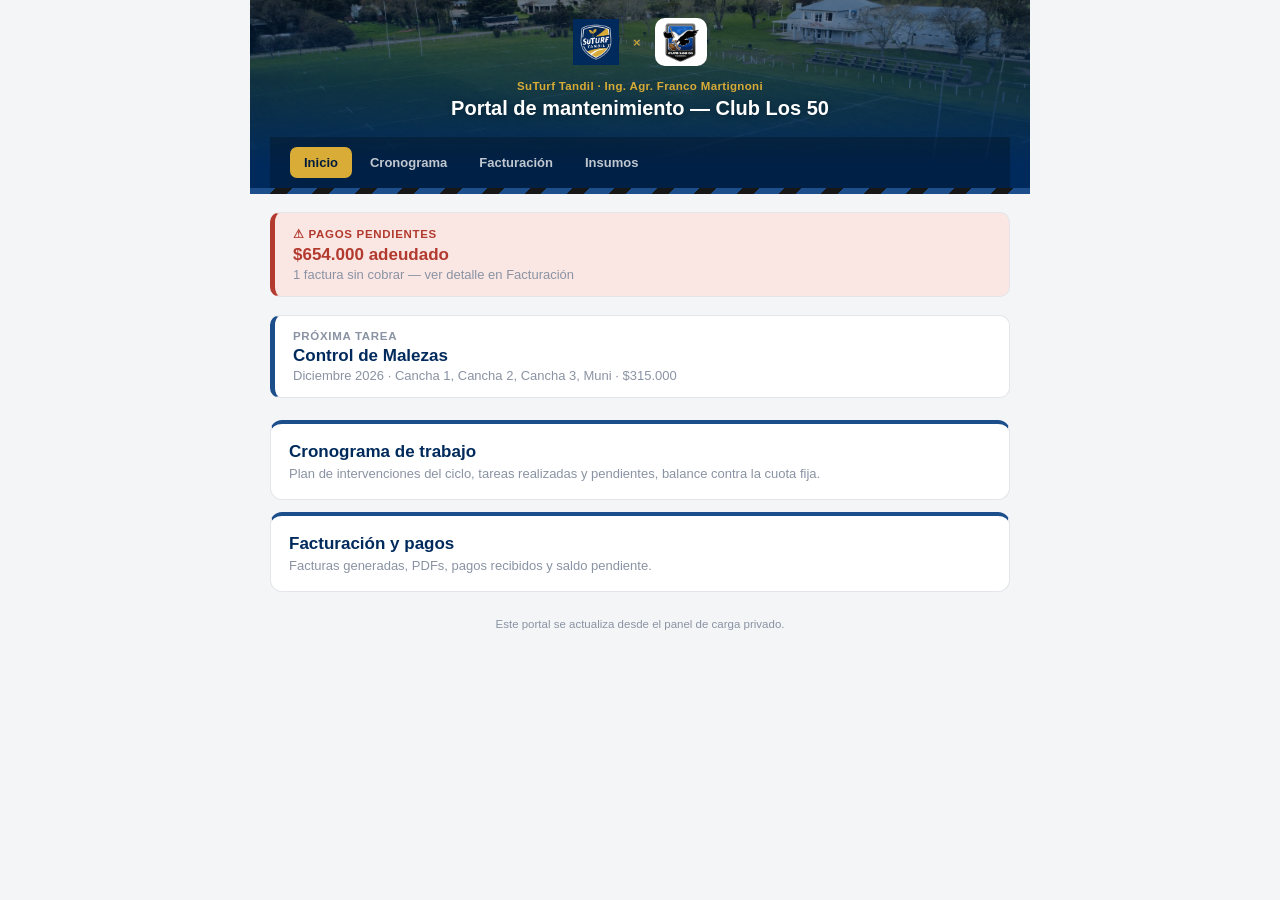
<file: index.html>
<!DOCTYPE html>
<html lang="es">
<head>
<meta charset="UTF-8">
<meta name="viewport" content="width=device-width, initial-scale=1.0">
<title>Portal SuTurf — Club Los 50</title>
<link rel="stylesheet" href="css/style.css">
</head>
<body>
<div class="wrap">
  <header class="site hero-bg">
    <div class="brand-row">
      <img src="assets/logo-suturf.png" alt="SuTurf Tandil">
      <span class="x">×</span>
      <div class="logo-chip"><img src="assets/logo-los50.png" alt="Club Los 50"></div>
    </div>
    <div class="header-titles">
      <div class="eyebrow">SuTurf Tandil · Ing. Agr. Franco Martignoni</div>
      <h1>Portal de mantenimiento — Club Los 50</h1>
    </div>
    <nav class="site">
      <a href="index.html" class="active">Inicio</a>
      <a href="cronograma.html">Cronograma</a>
      <a href="facturas.html">Facturación</a>
      <a href="insumos.html">Insumos</a>
    </nav>
  </header>
  <div class="indep-stripe"></div>
  <div id="debt-banner"></div>
  <div id="next-banner"></div>
  <div class="home-cards">
    <a class="home-card" href="cronograma.html">
      <h2>Cronograma de trabajo</h2>
      <p>Plan de intervenciones del ciclo, tareas realizadas y pendientes, balance contra la cuota fija.</p>
    </a>
    <a class="home-card" href="facturas.html">
      <h2>Facturación y pagos</h2>
      <p>Facturas generadas, PDFs, pagos recibidos y saldo pendiente.</p>
    </a>
  </div>
  <div class="footer-note">Este portal se actualiza desde el panel de carga privado.</div>
</div>
<script src="js/app.js"></script>
<script>
(async function () {
  try {
    const plan = await cargarJSON("data/plan.json");
    const facturas = await cargarJSON("data/facturas.json");

    const totalFacturado = facturas.reduce((s, f) => s + Number(f.monto || 0), 0);
    const totalCobrado = facturas.reduce((s, f) => s + Number(f.montoPagado || 0), 0);
    const saldo = totalFacturado - totalCobrado;
    const pendientes = facturas.filter(f => f.estado !== "pagada").length;

    if (saldo > 0) {
      document.getElementById("debt-banner").innerHTML = `
        <div class="next-banner" style="border-left-color:var(--rojo-alerta); background:var(--rojo-alerta-bg);">
          <div class="label" style="color:var(--rojo-alerta);">⚠ Pagos pendientes</div>
          <div class="tarea" style="color:var(--rojo-alerta);">${fmt(saldo)} adeudado</div>
          <div class="meta">${pendientes} factura${pendientes === 1 ? "" : "s"} sin cobrar — ver detalle en Facturación</div>
        </div>`;
    }

    const proxima = (plan.tareas || []).find(t => t.estado !== "realizado");
    if (proxima) {
      document.getElementById("next-banner").innerHTML = `
        <div class="next-banner">
          <div class="label">Próxima tarea</div>
          <div class="tarea">${proxima.tarea}</div>
          <div class="meta">${proxima.mes} ${proxima.anio} · ${proxima.zona} · ${fmt(proxima.valor)}</div>
        </div>`;
    }
  } catch (e) {
    console.error(e);
  }
})();
</script>
</body>
</html>
</file>
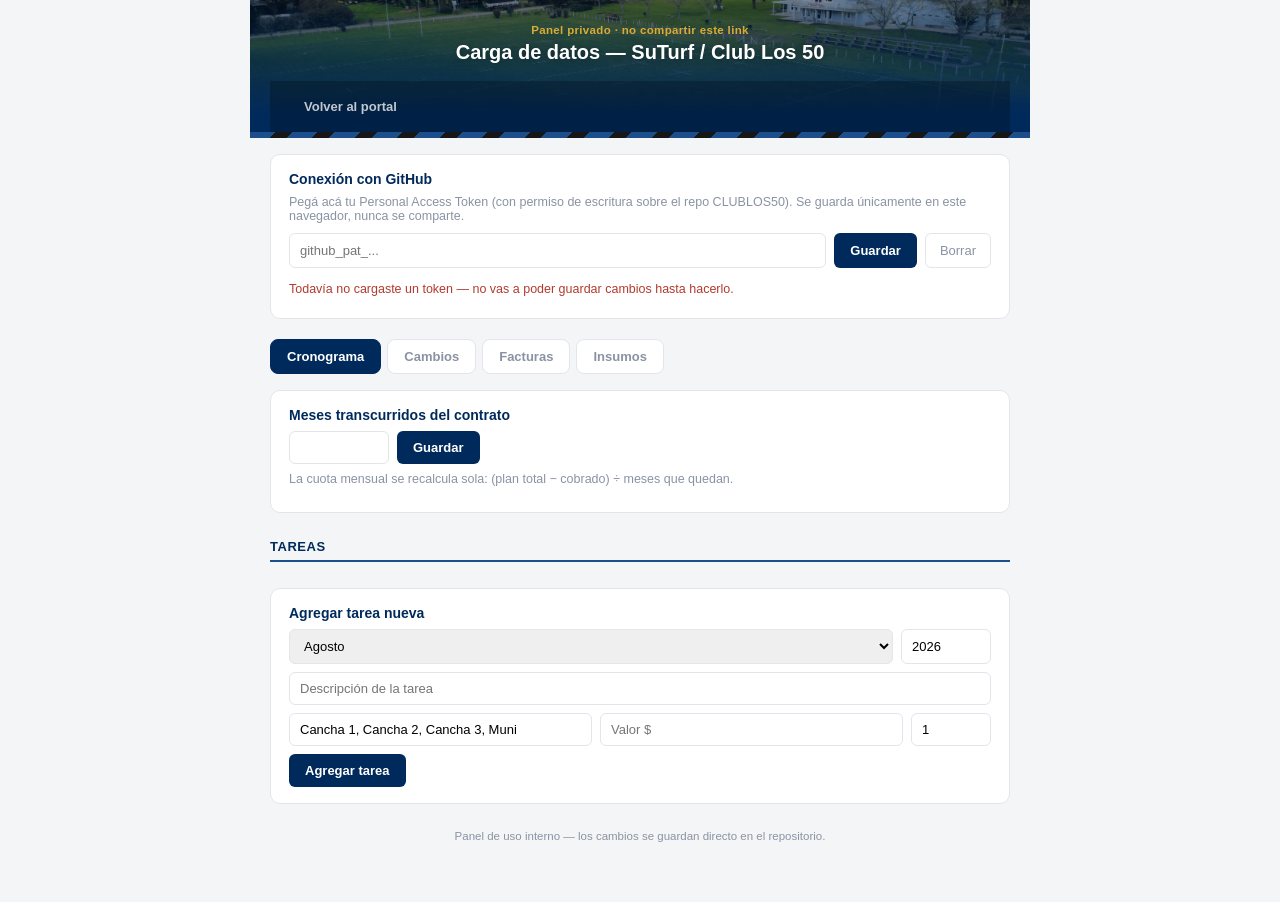
<file: admin.html>
<!DOCTYPE html>
<html lang="es">
<head>
<meta charset="UTF-8">
<meta name="viewport" content="width=device-width, initial-scale=1.0">
<title>Panel de carga — Portal SuTurf</title>
<link rel="stylesheet" href="css/style.css">
</head>
<body>
<div class="wrap">
  <header class="site hero-bg">
    <div class="header-titles" style="padding-top:6px;">
      <div class="eyebrow">Panel privado · no compartir este link</div>
      <h1>Carga de datos — SuTurf / Club Los 50</h1>
    </div>
    <nav class="site">
      <a href="index.html">Volver al portal</a>
    </nav>
  </header>
  <div class="indep-stripe"></div>

  <div class="admin-card" id="token-card">
    <h2>Conexión con GitHub</h2>
    <p class="admin-hint">Pegá acá tu Personal Access Token (con permiso de escritura sobre el repo CLUBLOS50). Se guarda únicamente en este navegador, nunca se comparte.</p>
    <div class="admin-row">
      <input type="password" id="token-input" placeholder="github_pat_..." autocomplete="off">
      <button class="btn-primary" id="save-token">Guardar</button>
      <button class="btn-ghost" id="clear-token">Borrar</button>
    </div>
    <div id="token-status" class="admin-status"></div>
  </div>

  <div class="admin-tabs">
    <button class="admin-tab active" data-tab="cronograma">Cronograma</button>
    <button class="admin-tab" data-tab="cambios">Cambios</button>
    <button class="admin-tab" data-tab="facturas">Facturas</button>
    <button class="admin-tab" data-tab="insumos">Insumos</button>
  </div>

  <div id="tab-cronograma" class="admin-panel">
    <div class="admin-card">
      <h2>Meses transcurridos del contrato</h2>
      <div class="admin-row">
        <input type="number" id="meses-input" min="1" max="12" style="max-width:100px">
        <button class="btn-primary" id="guardar-meses">Guardar</button>
      </div>
      <p class="admin-hint" style="margin-top:8px;">La cuota mensual se recalcula sola: (plan total − cobrado) ÷ meses que quedan.</p>
    </div>

    <div class="section-title">Tareas</div>
    <div id="tareas-list" class="admin-list"></div>

    <div class="admin-card">
      <h2>Agregar tarea nueva</h2>
      <div class="admin-row">
        <select id="t-mes">
          <option>Agosto</option><option>Septiembre</option><option>Octubre</option>
          <option>Noviembre</option><option>Diciembre</option><option>Enero</option>
          <option>Febrero</option><option>Marzo</option><option>Marzo/Abril</option>
          <option>Abril</option><option>Mayo</option><option>Junio</option><option>Julio</option>
        </select>
        <input type="number" id="t-anio" placeholder="Año" value="2026" style="max-width:90px">
      </div>
      <input id="t-tarea" placeholder="Descripción de la tarea">
      <div class="admin-row">
        <input id="t-zona" placeholder="Zona" value="Cancha 1, Cancha 2, Cancha 3, Muni">
        <input type="number" id="t-valor" placeholder="Valor $">
        <input type="number" id="t-interv" placeholder="Interv." value="1" style="max-width:80px">
      </div>
      <button class="btn-primary" id="add-tarea">Agregar tarea</button>
    </div>
  </div>

  <div id="tab-cambios" class="admin-panel" style="display:none">
    <div class="section-title">Cambios registrados</div>
    <div id="cambios-list" class="admin-list"></div>

    <div class="admin-card">
      <h2>Agregar cambio nuevo</h2>
      <div class="admin-row">
        <input type="month" id="c-fecha">
        <select id="c-tipo">
          <option value="adelanto">Adelanto</option>
          <option value="agregado">Tarea agregada</option>
          <option value="modificacion">Modificación</option>
        </select>
      </div>
      <input id="c-titulo" placeholder="Título corto (ej: Arenada adelantada a septiembre)">
      <textarea id="c-detalle" placeholder="Explicación para el presidente: qué cambió y por qué" rows="3" style="width:100%;border:1px solid var(--line);border-radius:6px;padding:8px 10px;font-size:13px;font-family:inherit;margin-bottom:8px;"></textarea>
      <input type="number" id="c-impacto" placeholder="Impacto en $ (opcional)">
      <button class="btn-primary" id="add-cambio">Agregar cambio</button>
    </div>
  </div>

  <div id="tab-facturas" class="admin-panel" style="display:none">
    <div class="section-title">Facturas cargadas</div>
    <div id="facturas-list" class="admin-list"></div>

    <div class="admin-card">
      <h2>Agregar factura nueva</h2>
      <div class="admin-row">
        <input id="f-numero" placeholder="N° factura">
        <input type="date" id="f-fecha">
      </div>
      <input id="f-concepto" placeholder="Concepto (ej: Cuota septiembre 2026)">
      <div class="admin-row">
        <input type="number" id="f-monto" placeholder="Monto $">
      </div>
      <input id="f-pdf" placeholder="Link de Drive al PDF (opcional, se puede sumar después)">
      <button class="btn-primary" id="add-factura">Agregar factura</button>
    </div>
  </div>

  <div id="tab-insumos" class="admin-panel" style="display:none">
    <div class="section-title">Insumos cargados</div>
    <div id="insumos-list" class="admin-list"></div>

    <div class="admin-card">
      <h2>Agregar insumo nuevo</h2>
      <div class="admin-row">
        <input type="date" id="i-fecha">
        <input type="number" id="i-valor" placeholder="Valor $">
      </div>
      <input id="i-producto" placeholder="Producto (ej: Fertilizante NPK)">
      <div class="admin-row">
        <input id="i-cantidad" placeholder="Cantidad (ej: 2 bolsas 25kg)">
        <input id="i-tarea" placeholder="Tarea relacionada (opcional)">
      </div>
      <input id="i-notas" placeholder="Notas (opcional)">
      <button class="btn-primary" id="add-insumo">Agregar insumo</button>
    </div>
  </div>

  <div class="footer-note">Panel de uso interno — los cambios se guardan directo en el repositorio.</div>
</div>

<script src="js/app.js"></script>
<script>
const OWNER = "Francomarti";
const REPO = "CLUBLOS50";
const BRANCH = "main";

function getToken() { return localStorage.getItem("gye_admin_token") || ""; }

function b64EncodeUnicode(str) {
  return btoa(encodeURIComponent(str).replace(/%([0-9A-F]{2})/g, (m, p1) => String.fromCharCode("0x" + p1)));
}
function b64DecodeUnicode(str) {
  return decodeURIComponent(atob(str).split("").map(c => "%" + ("00" + c.charCodeAt(0).toString(16)).slice(-2)).join(""));
}

async function ghGetFile(path) {
  const res = await fetch(`https://api.github.com/repos/${OWNER}/${REPO}/contents/${path}?ref=${BRANCH}`, {
    headers: { Authorization: `token ${getToken()}` }
  });
  if (!res.ok) throw new Error(`No se pudo leer ${path} (HTTP ${res.status})`);
  const data = await res.json();
  return { sha: data.sha, json: JSON.parse(b64DecodeUnicode(data.content)) };
}

async function ghPutFile(path, obj, sha, message) {
  const content = b64EncodeUnicode(JSON.stringify(obj, null, 2));
  const res = await fetch(`https://api.github.com/repos/${OWNER}/${REPO}/contents/${path}`, {
    method: "PUT",
    headers: { Authorization: `token ${getToken()}`, "Content-Type": "application/json" },
    body: JSON.stringify({ message, content, sha, branch: BRANCH })
  });
  if (!res.ok) {
    const err = await res.json().catch(() => ({}));
    throw new Error(err.message || `Error al guardar ${path} (HTTP ${res.status})`);
  }
  return res.json();
}

// ---------- Token UI ----------
const tokenInput = document.getElementById("token-input");
const tokenStatus = document.getElementById("token-status");

function refreshTokenStatus() {
  if (getToken()) {
    tokenStatus.textContent = "Token guardado en este navegador ✓";
    tokenStatus.className = "admin-status ok";
    tokenInput.value = "••••••••••••";
    cargarTodo();
  } else {
    tokenStatus.textContent = "Todavía no cargaste un token — no vas a poder guardar cambios hasta hacerlo.";
    tokenStatus.className = "admin-status warn";
  }
}

document.getElementById("save-token").onclick = () => {
  const v = tokenInput.value.trim();
  if (v && !v.startsWith("•")) {
    localStorage.setItem("gye_admin_token", v);
    refreshTokenStatus();
  }
};
document.getElementById("clear-token").onclick = () => {
  localStorage.removeItem("gye_admin_token");
  tokenInput.value = "";
  refreshTokenStatus();
};

// ---------- Tabs ----------
document.querySelectorAll(".admin-tab").forEach(btn => {
  btn.onclick = () => {
    document.querySelectorAll(".admin-tab").forEach(b => b.classList.remove("active"));
    btn.classList.add("active");
    document.querySelectorAll(".admin-panel").forEach(p => p.style.display = "none");
    document.getElementById("tab-" + btn.dataset.tab).style.display = "block";
  };
});

// ---------- Cronograma ----------
let planCache = null;
const MES_ORDEN = { "Junio":1, "Julio":2, "Agosto":3, "Septiembre":4, "Octubre":5, "Noviembre":6, "Diciembre":7, "Enero":8, "Febrero":9, "Marzo":10, "Marzo/Abril":10.5, "Abril":11, "Mayo":12 };

async function cargarPlan() {
  const list = document.getElementById("tareas-list");
  list.innerHTML = "Cargando...";
  try {
    const { sha, json } = await ghGetFile("data/plan.json");
    planCache = { sha, json };
    document.getElementById("meses-input").value = json.meta.mesesTranscurridos;
    renderTareas();
    renderCambios();
  } catch (e) {
    list.innerHTML = `<div class="admin-error">${e.message}</div>`;
  }
}

function renderTareas() {
  const list = document.getElementById("tareas-list");
  const ordenadas = planCache.json.tareas.slice().sort((a, b) => {
    if (a.anio !== b.anio) return a.anio - b.anio;
    return (MES_ORDEN[a.mes] || 99) - (MES_ORDEN[b.mes] || 99);
  });
  list.innerHTML = ordenadas.map(t => `
    <div class="admin-item">
      <button class="check ${t.estado === "realizado" ? "done" : ""}" data-id="${t.id}">${t.estado === "realizado" ? "✓" : ""}</button>
      <div class="admin-item-body">
        <div class="admin-item-title">${t.tarea}</div>
        <div class="admin-item-meta">${t.mes} ${t.anio} · ${fmt(t.valor)}</div>
      </div>
      <button class="btn-ghost btn-del" data-del="${t.id}">Eliminar</button>
    </div>`).join("");

  list.querySelectorAll(".check").forEach(btn => {
    btn.onclick = async () => {
      const id = Number(btn.dataset.id);
      const t = planCache.json.tareas.find(x => x.id === id);
      t.estado = t.estado === "realizado" ? "planificado" : "realizado";
      await guardarPlan("Actualiza estado de tarea");
    };
  });
  list.querySelectorAll("[data-del]").forEach(btn => {
    btn.onclick = async () => {
      if (!confirm("¿Eliminar esta tarea del cronograma?")) return;
      const id = Number(btn.dataset.del);
      planCache.json.tareas = planCache.json.tareas.filter(x => x.id !== id);
      await guardarPlan("Elimina tarea");
    };
  });
}

function recalcularCuota() {
  const total = planCache.json.tareas.reduce((s, t) => s + Number(t.valor || 0), 0);
  const cobrado = (facturasCache && facturasCache.json)
    ? facturasCache.json.reduce((s, f) => s + Number(f.montoPagado || 0), 0)
    : 0;
  const mesesTranscurridos = planCache.json.meta.mesesTranscurridos || 0;
  const mesesRestantes = Math.max(1, 12 - mesesTranscurridos);
  const saldo = total - cobrado;
  planCache.json.meta.cuotaFija = Math.round(saldo / mesesRestantes);
}

async function guardarPlan(message) {
  try {
    recalcularCuota();
    const result = await ghPutFile("data/plan.json", planCache.json, planCache.sha, message);
    planCache.sha = result.content.sha;
    document.getElementById("meses-input").value = planCache.json.meta.mesesTranscurridos;
    renderTareas();
  } catch (e) {
    alert("Error al guardar: " + e.message);
  }
}

document.getElementById("guardar-meses").onclick = async () => {
  if (!planCache) return;
  planCache.json.meta.mesesTranscurridos = Number(document.getElementById("meses-input").value) || 1;
  await guardarPlan("Actualiza meses transcurridos");
};

document.getElementById("add-tarea").onclick = async () => {
  if (!planCache) return;
  const tarea = document.getElementById("t-tarea").value.trim();
  if (!tarea) { alert("Escribí una descripción de la tarea"); return; }
  const nextId = Math.max(0, ...planCache.json.tareas.map(t => t.id)) + 1;
  planCache.json.tareas.push({
    id: nextId,
    mes: document.getElementById("t-mes").value,
    anio: Number(document.getElementById("t-anio").value) || 2026,
    tarea,
    zona: document.getElementById("t-zona").value.trim() || "Cancha 1, Cancha 2, Cancha 3, Muni",
    valor: Number(document.getElementById("t-valor").value) || 0,
    intervenciones: Number(document.getElementById("t-interv").value) || 1,
    estado: "planificado",
    notas: ""
  });
  await guardarPlan("Agrega tarea nueva");
  document.getElementById("t-tarea").value = "";
  document.getElementById("t-valor").value = "";
};

// ---------- Cambios ----------
function renderCambios() {
  const list = document.getElementById("cambios-list");
  const cambios = planCache.json.cambios || [];
  if (cambios.length === 0) {
    list.innerHTML = `<div class="admin-hint">Todavía no hay cambios registrados.</div>`;
    return;
  }
  list.innerHTML = cambios.map(c => `
    <div class="admin-item">
      <div class="admin-item-body">
        <div class="admin-item-title">${c.titulo}</div>
        <div class="admin-item-meta">${c.fecha} · ${c.tipo}${c.impacto ? " · " + fmt(c.impacto) : ""}</div>
      </div>
      <button class="btn-ghost btn-del" data-delc="${c.id}">Eliminar</button>
    </div>`).join("");

  list.querySelectorAll("[data-delc]").forEach(btn => {
    btn.onclick = async () => {
      if (!confirm("¿Eliminar este cambio del registro?")) return;
      const id = Number(btn.dataset.delc);
      planCache.json.cambios = (planCache.json.cambios || []).filter(x => x.id !== id);
      await guardarPlan("Elimina cambio del registro");
      renderCambios();
    };
  });
}

document.getElementById("add-cambio").onclick = async () => {
  if (!planCache) return;
  const titulo = document.getElementById("c-titulo").value.trim();
  const detalle = document.getElementById("c-detalle").value.trim();
  if (!titulo || !detalle) { alert("Completá al menos el título y la explicación"); return; }
  if (!planCache.json.cambios) planCache.json.cambios = [];
  const nextId = Math.max(0, ...planCache.json.cambios.map(c => c.id)) + 1;
  planCache.json.cambios.push({
    id: nextId,
    fecha: document.getElementById("c-fecha").value || new Date().toISOString().slice(0, 7),
    titulo,
    detalle,
    impacto: Number(document.getElementById("c-impacto").value) || 0,
    tipo: document.getElementById("c-tipo").value
  });
  await guardarPlan("Agrega cambio al registro");
  renderCambios();
  document.getElementById("c-titulo").value = "";
  document.getElementById("c-detalle").value = "";
  document.getElementById("c-impacto").value = "";
};

// ---------- Facturas ----------
let facturasCache = null;

async function cargarFacturas() {
  const list = document.getElementById("facturas-list");
  list.innerHTML = "Cargando...";
  try {
    const { sha, json } = await ghGetFile("data/facturas.json");
    facturasCache = { sha, json };
    renderFacturas();
  } catch (e) {
    list.innerHTML = `<div class="admin-error">${e.message}</div>`;
  }
}

function renderFacturas() {
  const list = document.getElementById("facturas-list");
  list.innerHTML = facturasCache.json.map(f => `
    <div class="admin-card">
      <div class="admin-item-title">#${f.numero} · ${f.concepto} · ${fmt(f.monto)}</div>
      <div class="admin-row">
        <select data-field="estado" data-id="${f.id}">
          <option value="pendiente" ${f.estado === "pendiente" ? "selected" : ""}>Pendiente</option>
          <option value="parcial" ${f.estado === "parcial" ? "selected" : ""}>Pago parcial</option>
          <option value="pagada" ${f.estado === "pagada" ? "selected" : ""}>Pagada</option>
        </select>
        <input type="number" data-field="montoPagado" data-id="${f.id}" value="${f.montoPagado || 0}" placeholder="Monto pagado">
      </div>
      <div class="admin-row">
        <input type="date" data-field="fechaPago" data-id="${f.id}" value="${f.fechaPago || ""}">
        <input data-field="medioPago" data-id="${f.id}" value="${f.medioPago || ""}" placeholder="Medio de pago">
      </div>
      <input data-field="pdf" data-id="${f.id}" value="${f.pdf || ""}" placeholder="Link de Drive al PDF">
      <div class="admin-row">
        <button class="btn-primary" data-save="${f.id}">Guardar cambios</button>
        <button class="btn-ghost" data-del="${f.id}">Eliminar factura</button>
      </div>
    </div>`).join("");

  list.querySelectorAll("[data-save]").forEach(btn => {
    btn.onclick = async () => {
      const id = Number(btn.dataset.save);
      const f = facturasCache.json.find(x => x.id === id);
      list.querySelectorAll(`[data-id="${id}"]`).forEach(input => {
        const field = input.dataset.field;
        f[field] = field === "montoPagado" ? (Number(input.value) || 0) : (input.value || null);
      });
      await guardarFacturas("Actualiza factura #" + f.numero);
    };
  });
  list.querySelectorAll("[data-del]").forEach(btn => {
    btn.onclick = async () => {
      if (!confirm("¿Eliminar esta factura?")) return;
      const id = Number(btn.dataset.del);
      facturasCache.json = facturasCache.json.filter(x => x.id !== id);
      await guardarFacturas("Elimina factura");
    };
  });
}

async function guardarFacturas(message) {
  try {
    const result = await ghPutFile("data/facturas.json", facturasCache.json, facturasCache.sha, message);
    facturasCache.sha = result.content.sha;
    renderFacturas();
    if (planCache) await guardarPlan("Recalcula cuota tras actualizar facturas");
  } catch (e) {
    alert("Error al guardar: " + e.message);
  }
}

document.getElementById("add-factura").onclick = async () => {
  if (!facturasCache) return;
  const numero = document.getElementById("f-numero").value.trim();
  const concepto = document.getElementById("f-concepto").value.trim();
  if (!numero || !concepto) { alert("Completá al menos número y concepto"); return; }
  const nextId = Math.max(0, ...facturasCache.json.map(f => f.id)) + 1;
  facturasCache.json.push({
    id: nextId,
    numero,
    fecha: document.getElementById("f-fecha").value || new Date().toISOString().slice(0, 10),
    concepto,
    monto: Number(document.getElementById("f-monto").value) || 0,
    estado: "pendiente",
    montoPagado: 0,
    fechaPago: null,
    medioPago: null,
    pdf: document.getElementById("f-pdf").value.trim() || null
  });
  await guardarFacturas("Agrega factura nueva");
  ["f-numero", "f-concepto", "f-monto", "f-pdf"].forEach(id => document.getElementById(id).value = "");
};

function cargarTodo() {
  cargarPlan();
  cargarFacturas();
  cargarInsumos();
}

// ---------- Insumos ----------
let insumosCache = null;

async function cargarInsumos() {
  const list = document.getElementById("insumos-list");
  list.innerHTML = "Cargando...";
  try {
    const { sha, json } = await ghGetFile("data/insumos.json");
    insumosCache = { sha, json };
    renderInsumos();
  } catch (e) {
    list.innerHTML = `<div class="admin-error">${e.message}</div>`;
  }
}

function renderInsumos() {
  const list = document.getElementById("insumos-list");
  if (insumosCache.json.length === 0) {
    list.innerHTML = `<div class="admin-hint">Todavía no hay insumos cargados.</div>`;
    return;
  }
  list.innerHTML = insumosCache.json.map(i => `
    <div class="admin-item">
      <div class="admin-item-body">
        <div class="admin-item-title">${i.producto} — ${fmt(i.valor)}</div>
        <div class="admin-item-meta">${i.fecha}${i.tareaRelacionada ? " · " + i.tareaRelacionada : ""}</div>
      </div>
      <button class="btn-ghost btn-del" data-deli="${i.id}">Eliminar</button>
    </div>`).join("");

  list.querySelectorAll("[data-deli]").forEach(btn => {
    btn.onclick = async () => {
      if (!confirm("¿Eliminar este insumo?")) return;
      const id = Number(btn.dataset.deli);
      insumosCache.json = insumosCache.json.filter(x => x.id !== id);
      await guardarInsumos("Elimina insumo");
    };
  });
}

async function guardarInsumos(message) {
  try {
    const result = await ghPutFile("data/insumos.json", insumosCache.json, insumosCache.sha, message);
    insumosCache.sha = result.content.sha;
    renderInsumos();
  } catch (e) {
    alert("Error al guardar: " + e.message);
  }
}

document.getElementById("add-insumo").onclick = async () => {
  if (!insumosCache) return;
  const producto = document.getElementById("i-producto").value.trim();
  if (!producto) { alert("Escribí el nombre del producto"); return; }
  const nextId = Math.max(0, ...insumosCache.json.map(i => i.id)) + 1;
  insumosCache.json.push({
    id: nextId,
    fecha: document.getElementById("i-fecha").value || new Date().toISOString().slice(0, 10),
    producto,
    cantidad: document.getElementById("i-cantidad").value.trim(),
    valor: Number(document.getElementById("i-valor").value) || 0,
    tareaRelacionada: document.getElementById("i-tarea").value.trim(),
    notas: document.getElementById("i-notas").value.trim()
  });
  await guardarInsumos("Agrega insumo nuevo");
  ["i-producto", "i-cantidad", "i-valor", "i-tarea", "i-notas"].forEach(id => document.getElementById(id).value = "");
};

refreshTokenStatus();
</script>
</body>
</html>
</file>
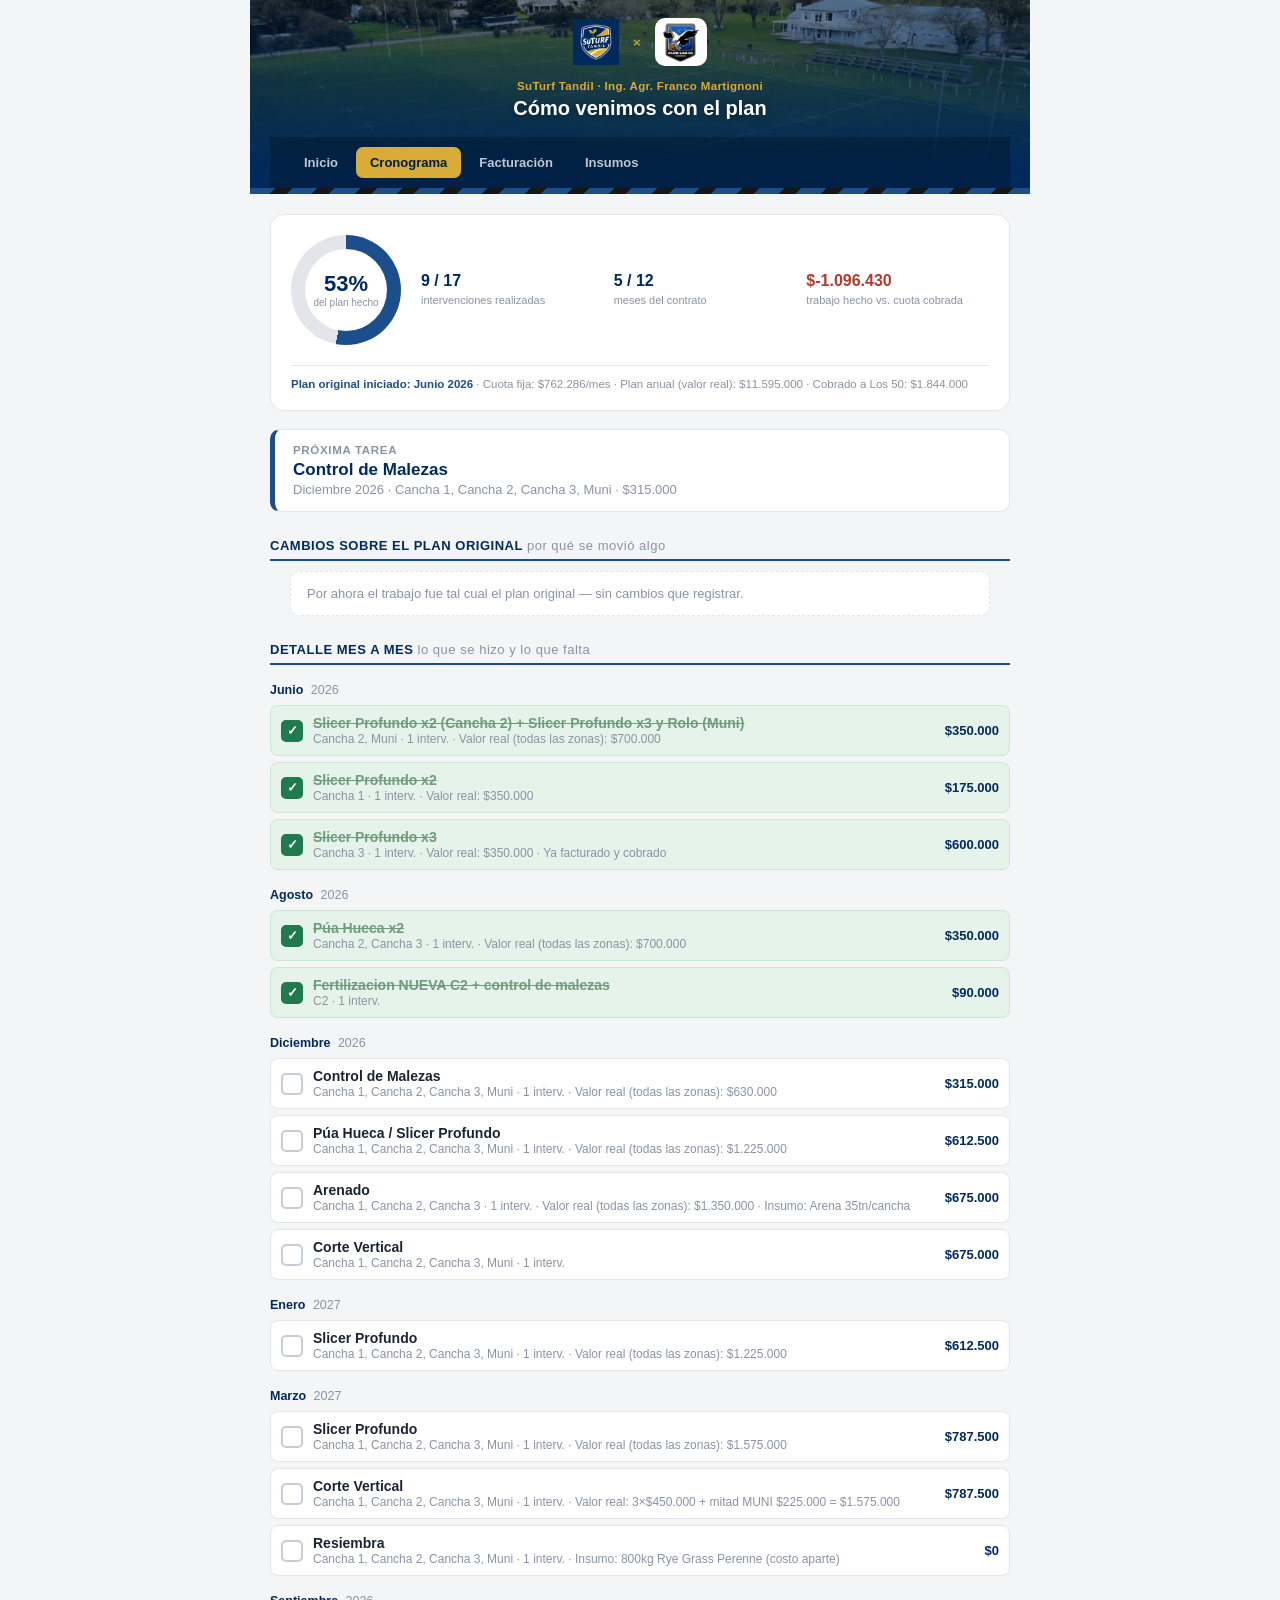
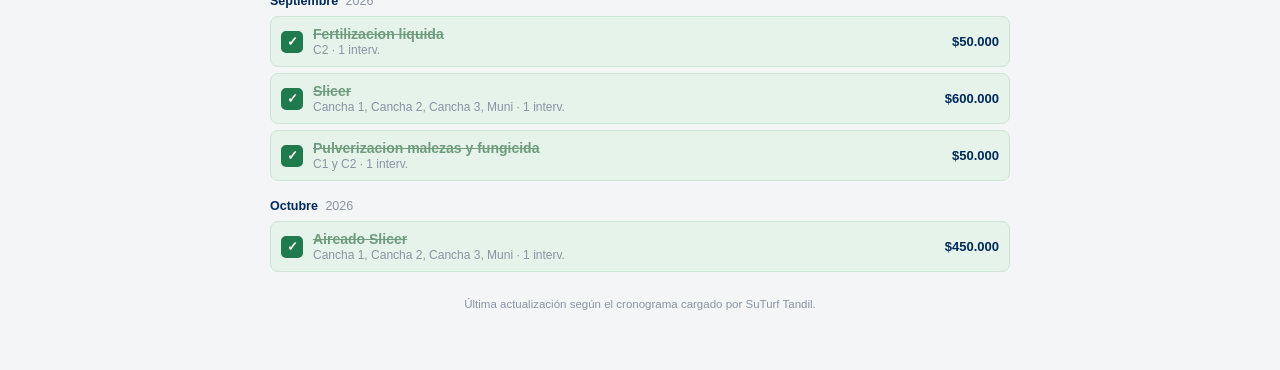
<file: cronograma.html>
<!DOCTYPE html>
<html lang="es">
<head>
<meta charset="UTF-8">
<meta name="viewport" content="width=device-width, initial-scale=1.0">
<title>Cronograma — Portal SuTurf</title>
<link rel="stylesheet" href="css/style.css">
</head>
<body>
<div class="wrap">
  <header class="site hero-bg">
    <div class="brand-row">
      <img src="assets/logo-suturf.png" alt="SuTurf Tandil">
      <span class="x">×</span>
      <div class="logo-chip"><img src="assets/logo-los50.png" alt="Club Los 50"></div>
    </div>
    <div class="header-titles">
      <div class="eyebrow">SuTurf Tandil · Ing. Agr. Franco Martignoni</div>
      <h1>Cómo venimos con el plan</h1>
    </div>
    <nav class="site">
      <a href="index.html">Inicio</a>
      <a href="cronograma.html" class="active">Cronograma</a>
      <a href="facturas.html">Facturación</a>
      <a href="insumos.html">Insumos</a>
    </nav>
  </header>
  <div class="indep-stripe"></div>

  <div class="hero-progress" id="hero"></div>

  <div id="next-banner"></div>

  <div class="section-title">Cambios sobre el plan original <span>por qué se movió algo</span></div>
  <div id="cambios-list" class="timeline"></div>

  <div class="section-title">Detalle mes a mes <span>lo que se hizo y lo que falta</span></div>
  <div id="lista"></div>

  <div class="footer-note">Última actualización según el cronograma cargado por SuTurf Tandil.</div>
</div>

<script src="js/app.js"></script>
<script>
(async function () {
  const plan = await cargarJSON("data/plan.json");
  const facturas = await cargarJSON("data/facturas.json");
  const totalCobradoReal = facturas.reduce((s, f) => s + Number(f.montoPagado || 0), 0);
  const meta = plan.meta || { cuotaFija: 0, mesesTranscurridos: 1 };
  const tareas = plan.tareas || [];
  const cambios = plan.cambios || [];

  // ---- Hero de progreso ----
  const totalInterv = tareas.reduce((s, t) => s + Number(t.intervenciones || 0), 0);
  const hechasInterv = tareas.filter(t => t.estado === "realizado").reduce((s, t) => s + Number(t.intervenciones || 0), 0);
  const pct = totalInterv ? Math.round((hechasInterv / totalInterv) * 100) : 0;

  const totalPlan = tareas.reduce((s, t) => s + Number(t.valorReal || t.valor || 0), 0);
  const totalRealizado = tareas.filter(t => t.estado === "realizado").reduce((s, t) => s + Number(t.valor || 0), 0);
  const cuotaEsperada = (meta.cuotaFija || 0) * (meta.mesesTranscurridos || 0);
  const diferencia = totalRealizado - cuotaEsperada;

  document.getElementById("hero").innerHTML = `
    <div class="progress-ring" style="--pct:${pct}">
      <div class="progress-ring-inner">
        <span>${pct}%</span>
        <small>del plan hecho</small>
      </div>
    </div>
    <div class="hero-stats">
      <div class="hero-stat">
        <strong>${hechasInterv} / ${totalInterv}</strong>
        <span>intervenciones realizadas</span>
      </div>
      <div class="hero-stat">
        <strong>${meta.mesesTranscurridos || 0} / 12</strong>
        <span>meses del contrato</span>
      </div>
      <div class="hero-stat ${diferencia >= 0 ? "pos" : "neg"}">
        <strong>${diferencia >= 0 ? "+" : ""}${fmt(diferencia)}</strong>
        <span>trabajo hecho vs. cuota cobrada</span>
      </div>
    </div>
    <div class="hero-footline"><strong style="color:#1C4E8C;">Plan original iniciado: Junio 2026</strong> · Cuota fija: ${fmt(meta.cuotaFija)}/mes · Plan anual (valor real): ${fmt(totalPlan)} · Cobrado a Los 50: ${fmt(totalCobradoReal)}</div>
  `;

  // ---- Próxima tarea ----
  const proxima = tareas.find(t => t.estado !== "realizado");
  if (proxima) {
    document.getElementById("next-banner").innerHTML = `
      <div class="next-banner">
        <div class="label">Próxima tarea</div>
        <div class="tarea">${proxima.tarea}</div>
        <div class="meta">${proxima.mes} ${proxima.anio} · ${proxima.zona} · ${fmt(proxima.valor)}</div>
      </div>`;
  }

  // ---- Cambios sobre el plan ----
  const cambiosList = document.getElementById("cambios-list");
  if (!cambios || cambios.length === 0) {
    cambiosList.innerHTML = `<div class="timeline-empty">Por ahora el trabajo fue tal cual el plan original — sin cambios que registrar.</div>`;
  } else {
    const tipoLabel = { adelanto: "Adelanto", agregado: "Tarea agregada", modificacion: "Modificación" };
    cambiosList.innerHTML = cambios.map(c => `
      <div class="timeline-item">
        <div class="timeline-dot"></div>
        <div class="timeline-body">
          <div class="timeline-top">
            <span class="timeline-tipo">${tipoLabel[c.tipo] || "Cambio"}</span>
            <span class="timeline-fecha">${c.fecha}</span>
          </div>
          <div class="timeline-titulo">${c.titulo}</div>
          <div class="timeline-detalle">${c.detalle}</div>
          ${c.impacto ? `<div class="timeline-impacto">Impacto: ${fmt(c.impacto)}</div>` : ""}
        </div>
      </div>`).join("");
  }

  // ---- Detalle mes a mes ----
  if (tareas.length === 0) {
    document.getElementById("lista").innerHTML = `<div class="timeline-empty" style="margin:0 20px;">Todavía no hay tareas cargadas. Se cargan desde el panel de administración.</div>`;
  } else {
    const grupos = [];
    tareas.forEach(t => {
      const key = t.mes + "-" + t.anio;
      let g = grupos.find(x => x.key === key);
      if (!g) { g = { key, mes: t.mes, anio: t.anio, items: [] }; grupos.push(g); }
      g.items.push(t);
    });

    document.getElementById("lista").innerHTML = grupos.map(g => `
      <div class="mini-section-title">${g.mes} <span>${g.anio}</span></div>
      <div class="list">
        ${g.items.map(t => `
          <div class="item ${t.estado === "realizado" ? "done" : ""}">
            <div class="check">${t.estado === "realizado" ? "✓" : ""}</div>
            <div class="item-body">
              <div class="tarea">${t.tarea}</div>
              <div class="meta">${t.zona} · ${t.intervenciones} interv.${t.notas ? " · " + t.notas : ""}</div>
            </div>
            <div class="valor">${fmt(t.valor)}</div>
          </div>`).join("")}
      </div>`).join("");
  }
})();
</script>
</body>
</html>
</file>
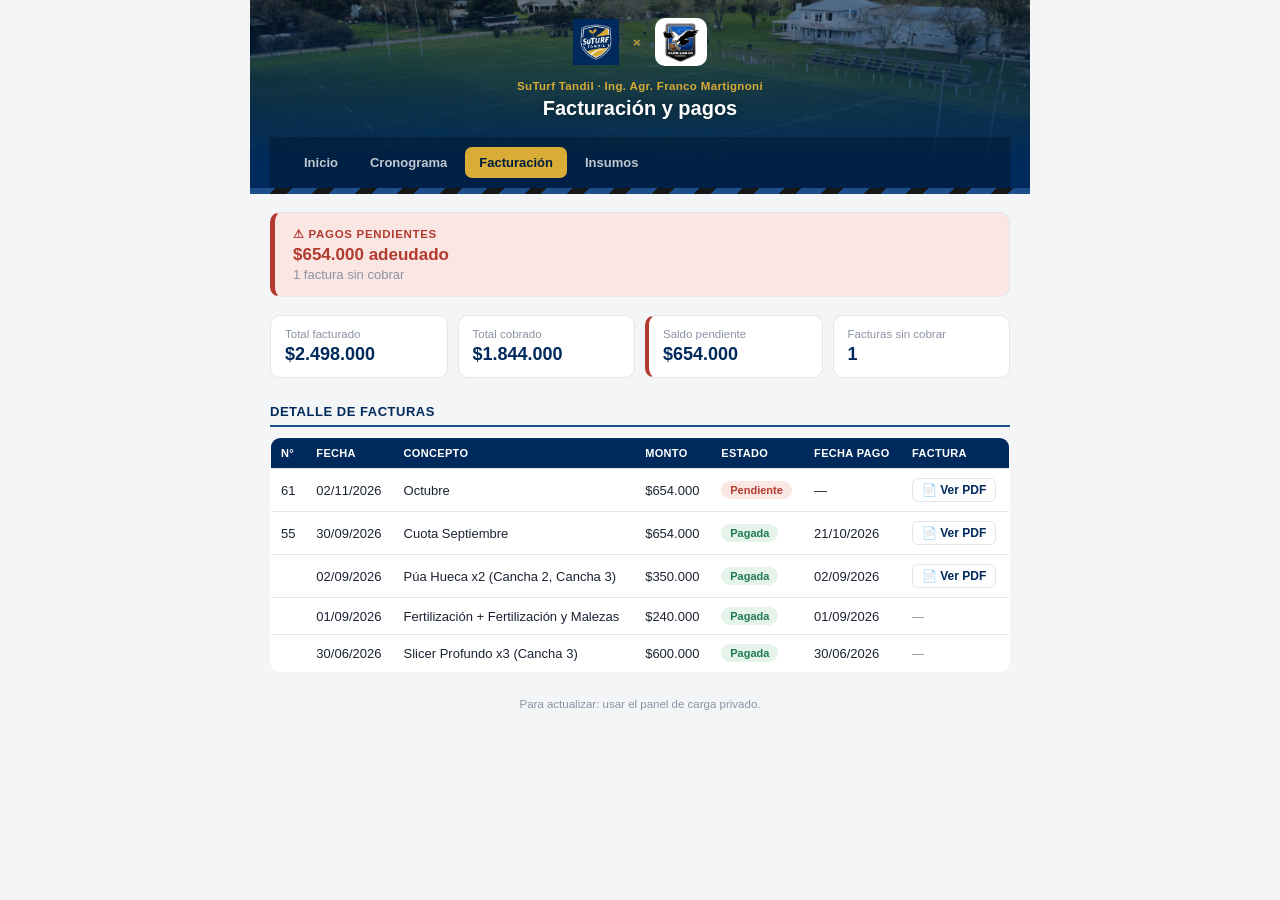
<file: facturas.html>
<!DOCTYPE html>
<html lang="es">
<head>
<meta charset="UTF-8">
<meta name="viewport" content="width=device-width, initial-scale=1.0">
<title>Facturación — Portal SuTurf</title>
<link rel="stylesheet" href="css/style.css">
</head>
<body>
<div class="wrap">
  <header class="site hero-bg">
    <div class="brand-row">
      <img src="assets/logo-suturf.png" alt="SuTurf Tandil">
      <span class="x">×</span>
      <div class="logo-chip"><img src="assets/logo-los50.png" alt="Club Los 50"></div>
    </div>
    <div class="header-titles">
      <div class="eyebrow">SuTurf Tandil · Ing. Agr. Franco Martignoni</div>
      <h1>Facturación y pagos</h1>
    </div>
    <nav class="site">
      <a href="index.html">Inicio</a>
      <a href="cronograma.html">Cronograma</a>
      <a href="facturas.html" class="active">Facturación</a>
      <a href="insumos.html">Insumos</a>
    </nav>
  </header>
  <div class="indep-stripe"></div>
  <div id="debt-banner"></div>
  <div class="cards" id="cards"></div>
  <div class="section-title">Detalle de facturas</div>
  <table class="facturas">
    <thead>
      <tr>
        <th>N°</th>
        <th>Fecha</th>
        <th>Concepto</th>
        <th>Monto</th>
        <th>Estado</th>
        <th>Fecha pago</th>
        <th>Factura</th>
      </tr>
    </thead>
    <tbody id="tabla-facturas"></tbody>
  </table>
  <div class="footer-note">Para actualizar: usar el panel de carga privado.</div>
</div>
<script src="js/app.js"></script>
<script>
(async function () {
  const facturas = await cargarJSON("data/facturas.json");
  const totalFacturado = facturas.reduce((s, f) => s + Number(f.monto || 0), 0);
  const totalCobrado = facturas.reduce((s, f) => s + Number(f.montoPagado || 0), 0);
  const saldo = totalFacturado - totalCobrado;
  const pendientes = facturas.filter(f => f.estado !== "pagada").length;

  if (saldo > 0) {
    document.getElementById("debt-banner").innerHTML = `
      <div class="next-banner" style="border-left-color:var(--rojo-alerta); background:var(--rojo-alerta-bg);">
        <div class="label" style="color:var(--rojo-alerta);">⚠ Pagos pendientes</div>
        <div class="tarea" style="color:var(--rojo-alerta);">${fmt(saldo)} adeudado</div>
        <div class="meta">${pendientes} factura${pendientes === 1 ? "" : "s"} sin cobrar</div>
      </div>`;
  }

  document.getElementById("cards").innerHTML = `
    <div class="card"><div class="label">Total facturado</div><div class="value">${fmt(totalFacturado)}</div></div>
    <div class="card"><div class="label">Total cobrado</div><div class="value">${fmt(totalCobrado)}</div></div>
    <div class="card ${saldo > 0 ? "neg" : "pos"}"><div class="label">Saldo pendiente</div><div class="value">${fmt(saldo)}</div></div>
    <div class="card"><div class="label">Facturas sin cobrar</div><div class="value">${pendientes}</div></div>`;
  const estadoLabel = { pagada: "Pagada", pendiente: "Pendiente", parcial: "Pago parcial" };
  if (facturas.length === 0) {
    document.getElementById("tabla-facturas").innerHTML = `<tr><td colspan="7" style="text-align:center;color:var(--muted);padding:16px;">Todavía no hay facturas cargadas.</td></tr>`;
  } else {
    document.getElementById("tabla-facturas").innerHTML = facturas
      .slice()
      .sort((a, b) => new Date(b.fecha) - new Date(a.fecha))
      .map(f => `
        <tr>
          <td>${f.numero}</td>
          <td>${fmtFecha(f.fecha)}</td>
          <td>${f.concepto}</td>
          <td>${fmt(f.monto)}</td>
          <td><span class="estado-pill estado-${f.estado}">${estadoLabel[f.estado] || f.estado}</span></td>
          <td>${fmtFecha(f.fechaPago)}</td>
          <td>${f.pdf ? `<a class="pdf-link" href="${f.pdf}" target="_blank" rel="noopener">📄 Ver PDF</a>` : `<span class="pdf-none">—</span>`}</td>
        </tr>`).join("");
  }
})();
</script>
</body>
</html>
</file>
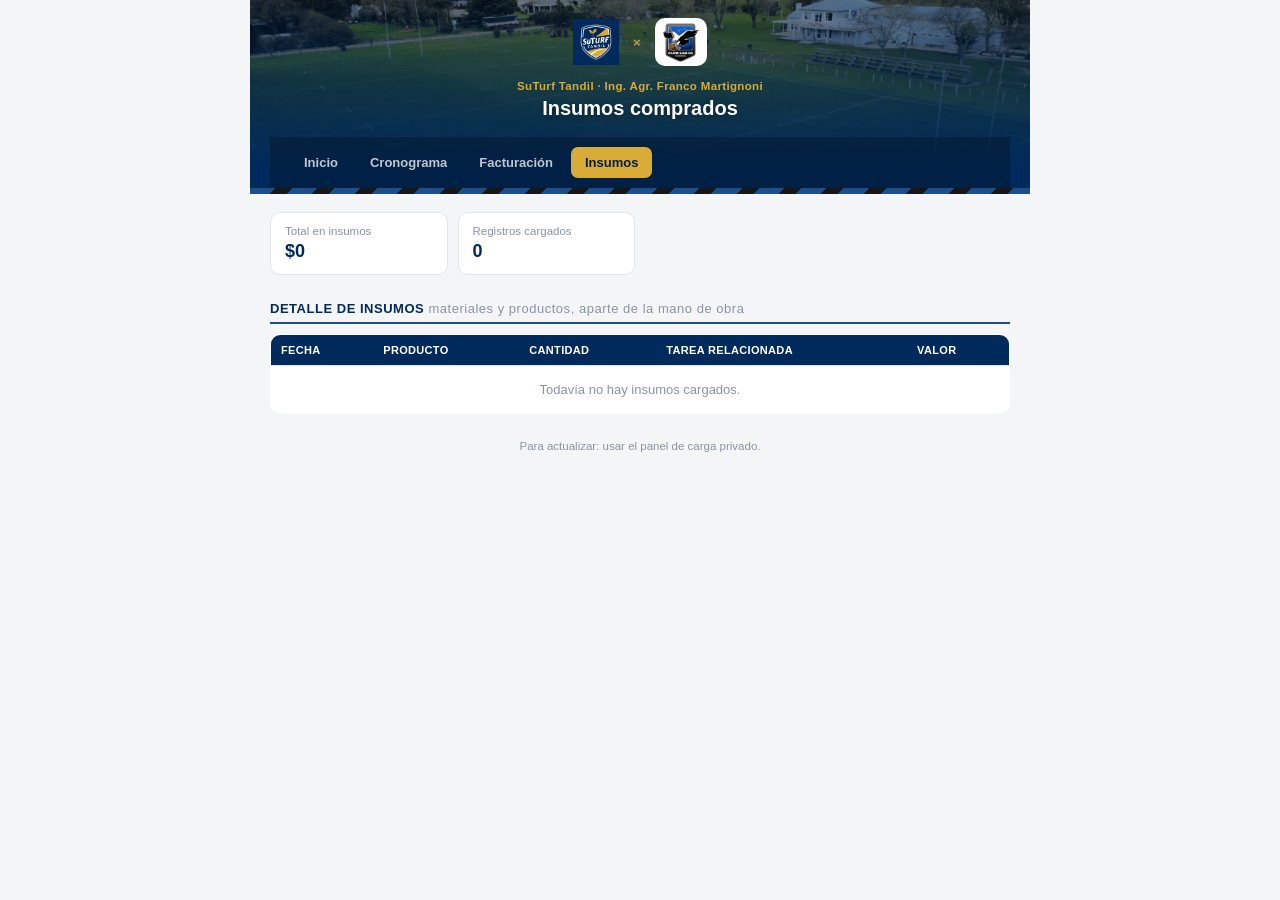
<file: insumos.html>
<!DOCTYPE html>
<html lang="es">
<head>
<meta charset="UTF-8">
<meta name="viewport" content="width=device-width, initial-scale=1.0">
<title>Insumos — Portal SuTurf</title>
<link rel="stylesheet" href="css/style.css">
</head>
<body>
<div class="wrap">
  <header class="site hero-bg">
    <div class="brand-row">
      <img src="assets/logo-suturf.png" alt="SuTurf Tandil">
      <span class="x">×</span>
      <div class="logo-chip"><img src="assets/logo-los50.png" alt="Club Los 50"></div>
    </div>
    <div class="header-titles">
      <div class="eyebrow">SuTurf Tandil · Ing. Agr. Franco Martignoni</div>
      <h1>Insumos comprados</h1>
    </div>
    <nav class="site">
      <a href="index.html">Inicio</a>
      <a href="cronograma.html">Cronograma</a>
      <a href="facturas.html">Facturación</a>
      <a href="insumos.html" class="active">Insumos</a>
    </nav>
  </header>
  <div class="indep-stripe"></div>
  <div class="cards" id="cards"></div>
  <div class="section-title">Detalle de insumos <span>materiales y productos, aparte de la mano de obra</span></div>
  <table class="facturas">
    <thead>
      <tr>
        <th>Fecha</th>
        <th>Producto</th>
        <th>Cantidad</th>
        <th>Tarea relacionada</th>
        <th>Valor</th>
      </tr>
    </thead>
    <tbody id="tabla-insumos"></tbody>
  </table>
  <div class="footer-note">Para actualizar: usar el panel de carga privado.</div>
</div>
<script src="js/app.js"></script>
<script>
(async function () {
  const insumos = await cargarJSON("data/insumos.json");
  const totalInsumos = insumos.reduce((s, i) => s + Number(i.valor || 0), 0);
  document.getElementById("cards").innerHTML = `
    <div class="card"><div class="label">Total en insumos</div><div class="value">${fmt(totalInsumos)}</div></div>
    <div class="card"><div class="label">Registros cargados</div><div class="value">${insumos.length}</div></div>`;
  if (insumos.length === 0) {
    document.getElementById("tabla-insumos").innerHTML = `<tr><td colspan="5" style="text-align:center;color:var(--muted);padding:16px;">Todavía no hay insumos cargados.</td></tr>`;
  } else {
    document.getElementById("tabla-insumos").innerHTML = insumos
      .slice()
      .sort((a, b) => new Date(b.fecha) - new Date(a.fecha))
      .map(i => `
        <tr>
          <td>${fmtFecha(i.fecha)}</td>
          <td>${i.producto}${i.notas ? `<div style="font-size:11px;color:var(--muted);margin-top:2px;">${i.notas}</div>` : ""}</td>
          <td>${i.cantidad || "—"}</td>
          <td>${i.tareaRelacionada || "—"}</td>
          <td>${fmt(i.valor)}</td>
        </tr>`).join("");
  }
})();
</script>
</body>
</html>
</file>
<file: css/style.css>
:root {
  --navy: #002A5C;       /* SuTurf */
  --navy-deep: #001C3D;
  --gold: #D9AC37;       /* SuTurf */
  --indep-red: #1C4E8C;  /* Club Los 50 */
  --indep-black: #171717;
  --paper: #F4F5F7;
  --ink: #1B2333;
  --line: #E3E5EA;
  --muted: #8A93A3;
  --verde-ok: #1F7A4D;
  --verde-ok-bg: #E5F3EB;
  --rojo-alerta: #B23A2E;
  --rojo-alerta-bg: #FAE6E3;
  --amber: #8A6416;
  --amber-bg: #FBF0D6;
}

* { box-sizing: border-box; }

body {
  margin: 0;
  font-family: -apple-system, BlinkMacSystemFont, "Segoe UI", sans-serif;
  background: var(--paper);
  color: var(--ink);
}

a { color: inherit; }

.wrap {
  max-width: 780px;
  margin: 0 auto;
  padding: 0 0 60px;
}

/* ---------- Header ---------- */

header.site {
  background: var(--navy);
  background-image: linear-gradient(160deg, var(--navy) 55%, var(--navy-deep) 100%);
  color: white;
  padding: 18px 20px 0;
}

header.site.hero-bg {
  background-image:
    linear-gradient(180deg, rgba(0,20,45,0.45) 0%, var(--navy) 88%),
    url('../assets/hero-los50.jpg');
  background-size: cover;
  background-position: center 35%;
}

.brand-row {
  display: flex;
  align-items: center;
  justify-content: center;
  gap: 14px;
  padding-bottom: 14px;
}

.brand-row img {
  height: 46px;
  width: auto;
  display: block;
}

.logo-chip {
  background: white;
  border-radius: 10px;
  padding: 4px 6px;
  display: flex;
  align-items: center;
  justify-content: center;
}

.logo-chip img {
  height: 40px;
}

.brand-row .x {
  font-size: 13px;
  color: var(--gold);
  font-weight: 700;
  opacity: 0.85;
}

.header-titles {
  text-align: center;
  padding-bottom: 16px;
}

.eyebrow {
  font-size: 11.5px;
  letter-spacing: 0.03em;
  color: var(--gold);
  margin-bottom: 4px;
  font-weight: 600;
}

header.site h1 {
  font-size: 20px;
  margin: 0;
  font-weight: 800;
  font-stretch: condensed;
  line-height: 1.25;
  text-shadow: 0 1px 6px rgba(0,0,0,0.35);
}

.indep-stripe {
  height: 6px;
  background: repeating-linear-gradient(
    135deg,
    var(--indep-red) 0px, var(--indep-red) 18px,
    var(--indep-black) 18px, var(--indep-black) 30px
  );
}

nav.site {
  display: flex;
  gap: 4px;
  padding: 10px 20px;
  background: rgba(0,0,0,0.25);
}

nav.site a {
  text-decoration: none;
  font-size: 13px;
  font-weight: 600;
  padding: 8px 14px;
  border-radius: 7px;
  color: rgba(255,255,255,0.75);
}

nav.site a.active {
  background: var(--gold);
  color: var(--navy-deep);
}

/* ---------- Next task banner ---------- */

.next-banner {
  margin: 18px 20px 0;
  background: white;
  border: 1px solid var(--line);
  border-left: 5px solid var(--indep-red);
  border-radius: 10px;
  padding: 14px 18px;
}

.next-banner .label {
  font-size: 11.5px;
  text-transform: uppercase;
  letter-spacing: 0.06em;
  color: var(--muted);
  font-weight: 700;
  margin-bottom: 4px;
}

.next-banner .tarea {
  font-size: 17px;
  font-weight: 700;
  color: var(--navy);
}

.next-banner .meta {
  font-size: 13px;
  color: var(--muted);
  margin-top: 2px;
}

/* ---------- Summary cards ---------- */

.cards {
  display: grid;
  grid-template-columns: repeat(2, 1fr);
  gap: 10px;
  margin: 18px 20px 0;
}

@media (min-width: 560px) {
  .cards { grid-template-columns: repeat(4, 1fr); }
}

.card {
  background: white;
  border: 1px solid var(--line);
  border-radius: 10px;
  padding: 12px 14px;
}

.card.pos { border-left: 4px solid var(--verde-ok); }
.card.neg { border-left: 4px solid var(--rojo-alerta); }

.card .label {
  font-size: 11.5px;
  color: var(--muted);
  margin-bottom: 4px;
}

.card .value {
  font-size: 18px;
  font-weight: 800;
  color: var(--navy);
}

.card .sub {
  font-size: 11px;
  color: var(--muted);
  margin-top: 4px;
}

/* ---------- Section list ---------- */

.section-title {
  margin: 26px 20px 10px;
  font-size: 13px;
  font-weight: 800;
  color: var(--navy);
  text-transform: uppercase;
  letter-spacing: 0.04em;
  border-bottom: 2px solid var(--indep-red);
  padding-bottom: 6px;
}

.section-title span {
  font-weight: 400;
  color: var(--muted);
  text-transform: none;
}

.list {
  margin: 0 20px;
  display: flex;
  flex-direction: column;
  gap: 6px;
}

.item {
  display: flex;
  align-items: center;
  gap: 10px;
  background: white;
  border: 1px solid var(--line);
  border-radius: 8px;
  padding: 9px 10px;
}

.item.done {
  background: var(--verde-ok-bg);
  border-color: #CBE6D3;
}

.item.done .tarea { text-decoration: line-through; color: #6E9C7C; }

.check {
  width: 22px;
  height: 22px;
  min-width: 22px;
  border-radius: 5px;
  border: 2px solid #C7CCD6;
  background: white;
  color: white;
  font-size: 13px;
  font-weight: 700;
  display: flex;
  align-items: center;
  justify-content: center;
}

.item.done .check {
  background: var(--verde-ok);
  border-color: var(--verde-ok);
}

.item-body { flex: 1; min-width: 0; }
.item .tarea { font-size: 14px; font-weight: 600; }
.item .meta { font-size: 12px; color: var(--muted); margin-top: 1px; }
.item .valor { font-size: 13px; font-weight: 700; white-space: nowrap; color: var(--navy); }

/* ---------- Facturas table ---------- */

table.facturas {
  width: calc(100% - 40px);
  margin: 0 20px;
  border-collapse: collapse;
  background: white;
  border: 1px solid var(--line);
  border-radius: 10px;
  overflow: hidden;
  font-size: 13px;
}

table.facturas th {
  text-align: left;
  background: var(--navy);
  color: white;
  padding: 9px 10px;
  font-size: 11px;
  text-transform: uppercase;
  letter-spacing: 0.03em;
}

table.facturas td {
  padding: 9px 10px;
  border-top: 1px solid var(--line);
}

.estado-pill {
  display: inline-block;
  font-size: 11px;
  font-weight: 700;
  padding: 3px 9px;
  border-radius: 20px;
}

.estado-pagada { background: var(--verde-ok-bg); color: var(--verde-ok); }
.estado-pendiente { background: var(--rojo-alerta-bg); color: var(--rojo-alerta); }
.estado-parcial { background: var(--amber-bg); color: var(--amber); }

.pdf-link {
  display: inline-flex;
  align-items: center;
  gap: 5px;
  font-size: 12px;
  font-weight: 700;
  color: var(--navy);
  text-decoration: none;
  padding: 4px 9px;
  border: 1px solid var(--line);
  border-radius: 6px;
  white-space: nowrap;
}

.pdf-link:hover { border-color: var(--indep-red); }

.pdf-none { color: var(--muted); font-size: 12px; }

/* ---------- Footer / misc ---------- */

.footer-note {
  text-align: center;
  font-size: 11.5px;
  color: var(--muted);
  margin: 26px 20px 0;
}

.footer-note code {
  background: #EDEFF3;
  padding: 1px 5px;
  border-radius: 4px;
}

.home-cards {
  display: flex;
  flex-direction: column;
  gap: 12px;
  margin: 22px 20px 0;
}

.home-card {
  display: block;
  text-decoration: none;
  background: white;
  border: 1px solid var(--line);
  border-top: 4px solid var(--indep-red);
  border-radius: 12px;
  padding: 18px;
}

.home-card h2 {
  margin: 0 0 4px;
  font-size: 17px;
  color: var(--navy);
}

.home-card p {
  margin: 0;
  font-size: 13px;
  color: var(--muted);
}

/* ---------- Admin panel ---------- */

.admin-card {
  background: white;
  border: 1px solid var(--line);
  border-radius: 10px;
  padding: 16px 18px;
  margin: 16px 20px 0;
}

.admin-card h2 {
  font-size: 14px;
  color: var(--navy);
  margin: 0 0 8px;
}

.admin-hint {
  font-size: 12.5px;
  color: var(--muted);
  margin: 0 0 10px;
}

.admin-row {
  display: flex;
  gap: 8px;
  margin-bottom: 8px;
}

.admin-card input, .admin-card select {
  border: 1px solid var(--line);
  border-radius: 6px;
  padding: 8px 10px;
  font-size: 13px;
  flex: 1;
  min-width: 0;
  width: 100%;
  margin-bottom: 8px;
}

.admin-row input, .admin-row select { margin-bottom: 0; }

.admin-status {
  font-size: 12.5px;
  padding: 6px 0;
}

.admin-status.ok { color: var(--verde-ok); }
.admin-status.warn { color: var(--rojo-alerta); }

.admin-error {
  color: var(--rojo-alerta);
  font-size: 13px;
  padding: 10px 0;
}

.btn-primary {
  background: var(--navy);
  color: white;
  border: none;
  border-radius: 6px;
  padding: 9px 16px;
  font-size: 13px;
  font-weight: 600;
  cursor: pointer;
  white-space: nowrap;
}

.btn-ghost {
  background: none;
  border: 1px solid var(--line);
  border-radius: 6px;
  padding: 9px 14px;
  font-size: 13px;
  color: var(--muted);
  cursor: pointer;
  white-space: nowrap;
}

.admin-tabs {
  display: flex;
  gap: 6px;
  margin: 20px 20px 0;
}

.admin-tab {
  background: white;
  border: 1px solid var(--line);
  border-radius: 8px;
  padding: 9px 16px;
  font-size: 13px;
  font-weight: 600;
  color: var(--muted);
  cursor: pointer;
}

.admin-tab.active {
  background: var(--navy);
  color: white;
  border-color: var(--navy);
}

.admin-list {
  margin: 10px 20px 0;
  display: flex;
  flex-direction: column;
  gap: 6px;
}

.admin-item {
  display: flex;
  align-items: center;
  gap: 10px;
  background: white;
  border: 1px solid var(--line);
  border-radius: 8px;
  padding: 9px 10px;
}

.admin-item .check {
  width: 26px;
  height: 26px;
  min-width: 26px;
  border-radius: 6px;
  border: 2px solid #C7CCD6;
  background: white;
  color: white;
  font-weight: 700;
  cursor: pointer;
}

.admin-item .check.done {
  background: var(--verde-ok);
  border-color: var(--verde-ok);
}

.admin-item-body { flex: 1; min-width: 0; }
.admin-item-title { font-size: 13.5px; font-weight: 600; }
.admin-item-meta { font-size: 12px; color: var(--muted); }
.btn-del { font-size: 12px; padding: 6px 10px; }

/* ---------- Hero de progreso ---------- */

.hero-progress {
  margin: 20px 20px 0;
  background: white;
  border: 1px solid var(--line);
  border-radius: 14px;
  padding: 20px;
  display: flex;
  flex-wrap: wrap;
  align-items: center;
  gap: 20px;
}

.progress-ring {
  width: 110px;
  height: 110px;
  min-width: 110px;
  border-radius: 50%;
  background: conic-gradient(var(--indep-red) calc(var(--pct) * 1%), var(--line) 0);
  display: flex;
  align-items: center;
  justify-content: center;
}

.progress-ring-inner {
  width: 82px;
  height: 82px;
  border-radius: 50%;
  background: white;
  display: flex;
  flex-direction: column;
  align-items: center;
  justify-content: center;
}

.progress-ring-inner span {
  font-size: 22px;
  font-weight: 800;
  color: var(--navy);
  line-height: 1.1;
}

.progress-ring-inner small {
  font-size: 10px;
  color: var(--muted);
  text-align: center;
}

.hero-stats {
  flex: 1;
  min-width: 200px;
  display: grid;
  grid-template-columns: repeat(3, 1fr);
  gap: 10px;
}

.hero-stat strong {
  display: block;
  font-size: 16px;
  font-weight: 800;
  color: var(--navy);
}

.hero-stat.pos strong { color: var(--verde-ok); }
.hero-stat.neg strong { color: var(--rojo-alerta); }

.hero-stat span {
  font-size: 11px;
  color: var(--muted);
}

.hero-footline {
  flex-basis: 100%;
  font-size: 11.5px;
  color: var(--muted);
  border-top: 1px solid var(--line);
  padding-top: 12px;
}

@media (max-width: 480px) {
  .hero-progress { flex-direction: column; text-align: center; }
  .hero-stats { grid-template-columns: 1fr; gap: 12px; }
}

/* ---------- Timeline de cambios ---------- */

.timeline {
  margin: 0 20px;
  display: flex;
  flex-direction: column;
  gap: 0;
}

.timeline-empty {
  margin: 0 20px;
  font-size: 13px;
  color: var(--muted);
  background: white;
  border: 1px dashed var(--line);
  border-radius: 10px;
  padding: 14px 16px;
}

.timeline-item {
  display: flex;
  gap: 12px;
  padding: 4px 0 18px;
  position: relative;
}

.timeline-item:not(:last-child)::before {
  content: "";
  position: absolute;
  left: 5px;
  top: 16px;
  bottom: 0;
  width: 2px;
  background: var(--line);
}

.timeline-dot {
  width: 12px;
  height: 12px;
  min-width: 12px;
  border-radius: 50%;
  background: var(--indep-red);
  margin-top: 4px;
}

.timeline-body {
  background: white;
  border: 1px solid var(--line);
  border-radius: 10px;
  padding: 12px 14px;
  flex: 1;
}

.timeline-top {
  display: flex;
  justify-content: space-between;
  align-items: center;
  margin-bottom: 4px;
}

.timeline-tipo {
  font-size: 10.5px;
  font-weight: 700;
  text-transform: uppercase;
  letter-spacing: 0.03em;
  color: var(--navy);
  background: #EAF0F8;
  padding: 2px 8px;
  border-radius: 20px;
}

.timeline-fecha {
  font-size: 11.5px;
  color: var(--muted);
}

.timeline-titulo {
  font-size: 14.5px;
  font-weight: 700;
  color: var(--ink);
  margin-bottom: 4px;
}

.timeline-detalle {
  font-size: 13px;
  color: var(--muted);
  line-height: 1.45;
}

.timeline-impacto {
  margin-top: 8px;
  font-size: 12.5px;
  font-weight: 700;
  color: var(--navy);
}

.mini-section-title {
  font-size: 12.5px;
  font-weight: 700;
  color: var(--navy);
  margin: 18px 20px 8px;
}

.mini-section-title span {
  font-weight: 400;
  color: var(--muted);
  margin-left: 4px;
}
</file>
